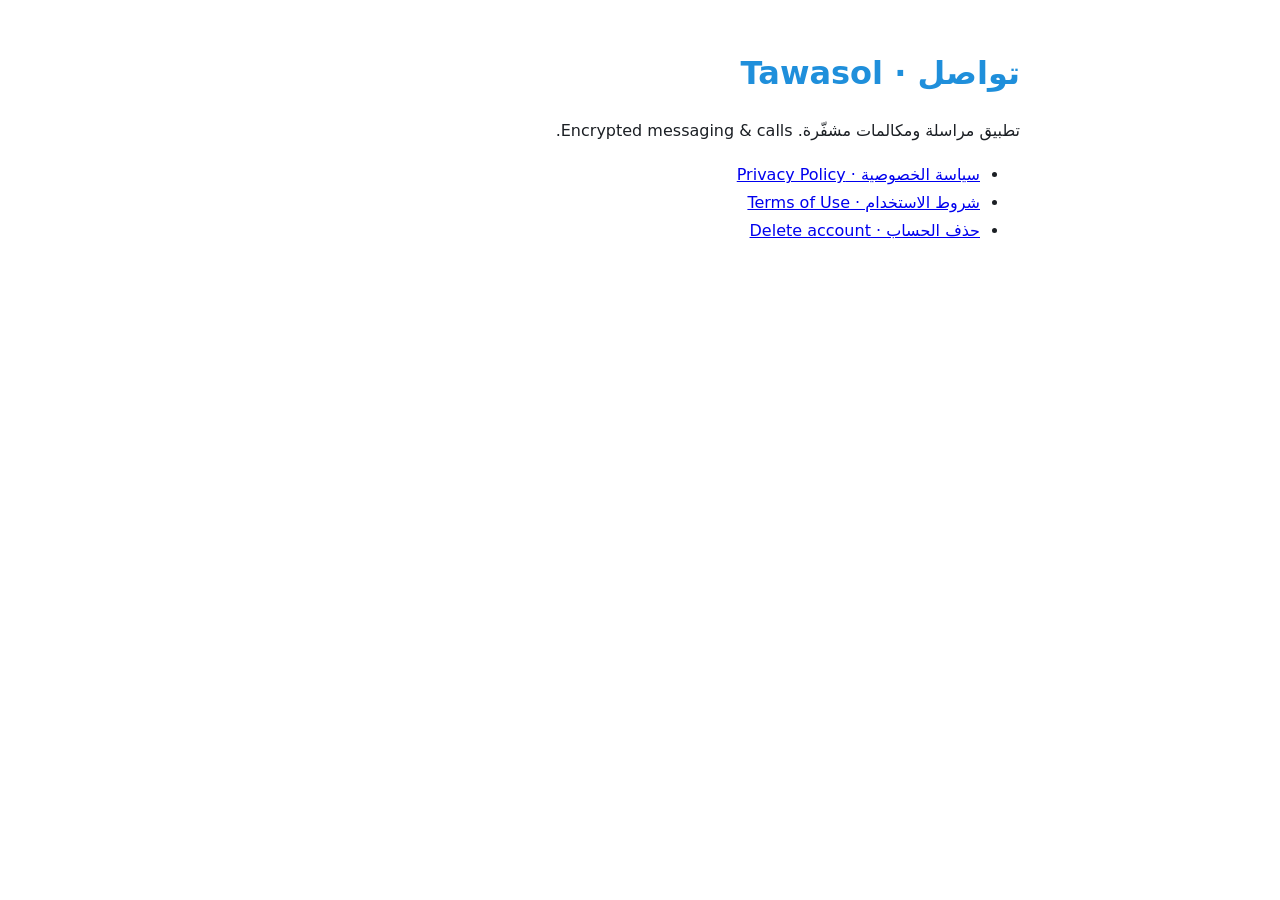
<file: index.html>
<!DOCTYPE html><html lang="ar" dir="rtl"><head><meta charset="utf-8"><meta name="viewport" content="width=device-width,initial-scale=1"><title>تواصل — Tawasol</title><link rel="stylesheet" href="style.css"></head>
<body><h1>تواصل · Tawasol</h1><p>تطبيق مراسلة ومكالمات مشفّرة. Encrypted messaging &amp; calls.</p>
<ul><li><a href="privacy.html">سياسة الخصوصية · Privacy Policy</a></li><li><a href="terms.html">شروط الاستخدام · Terms of Use</a></li>
<li><a href="privacy.html#delete">حذف الحساب · Delete account</a></li></ul></body></html>
</file>
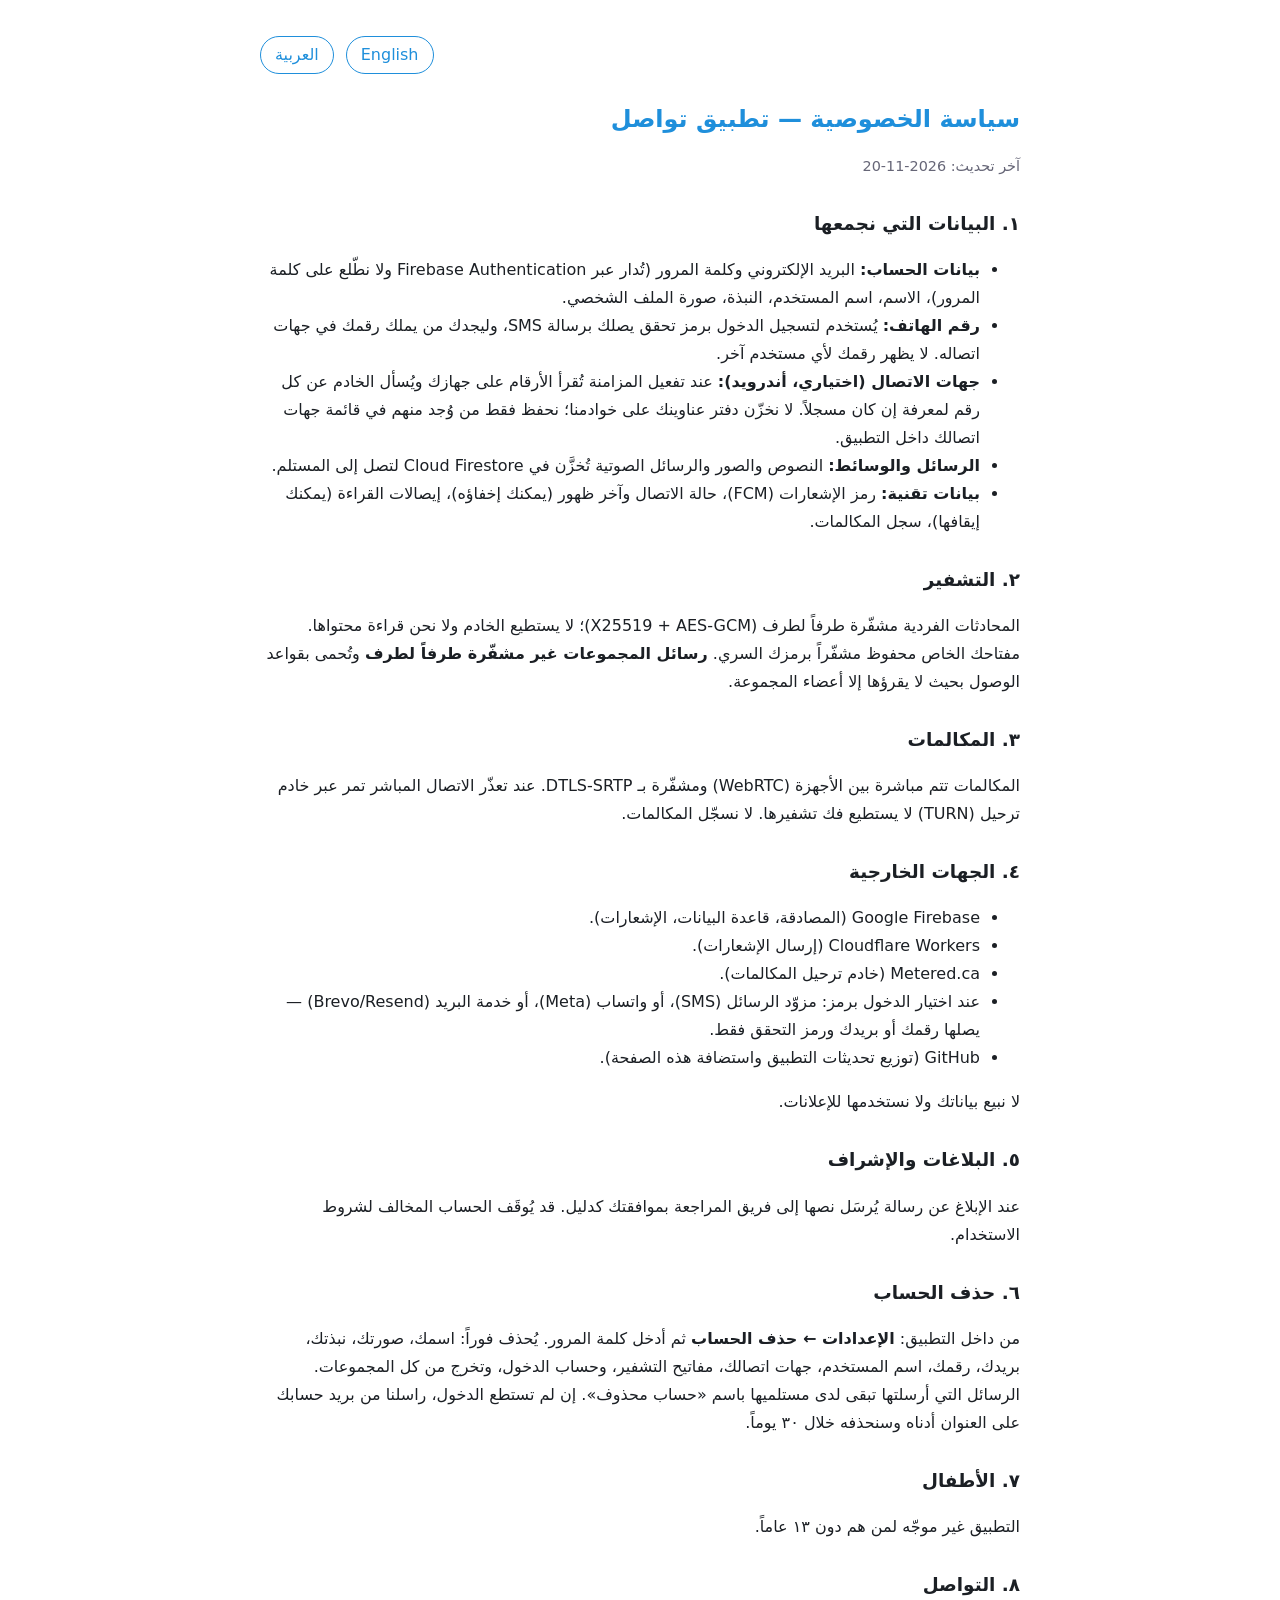
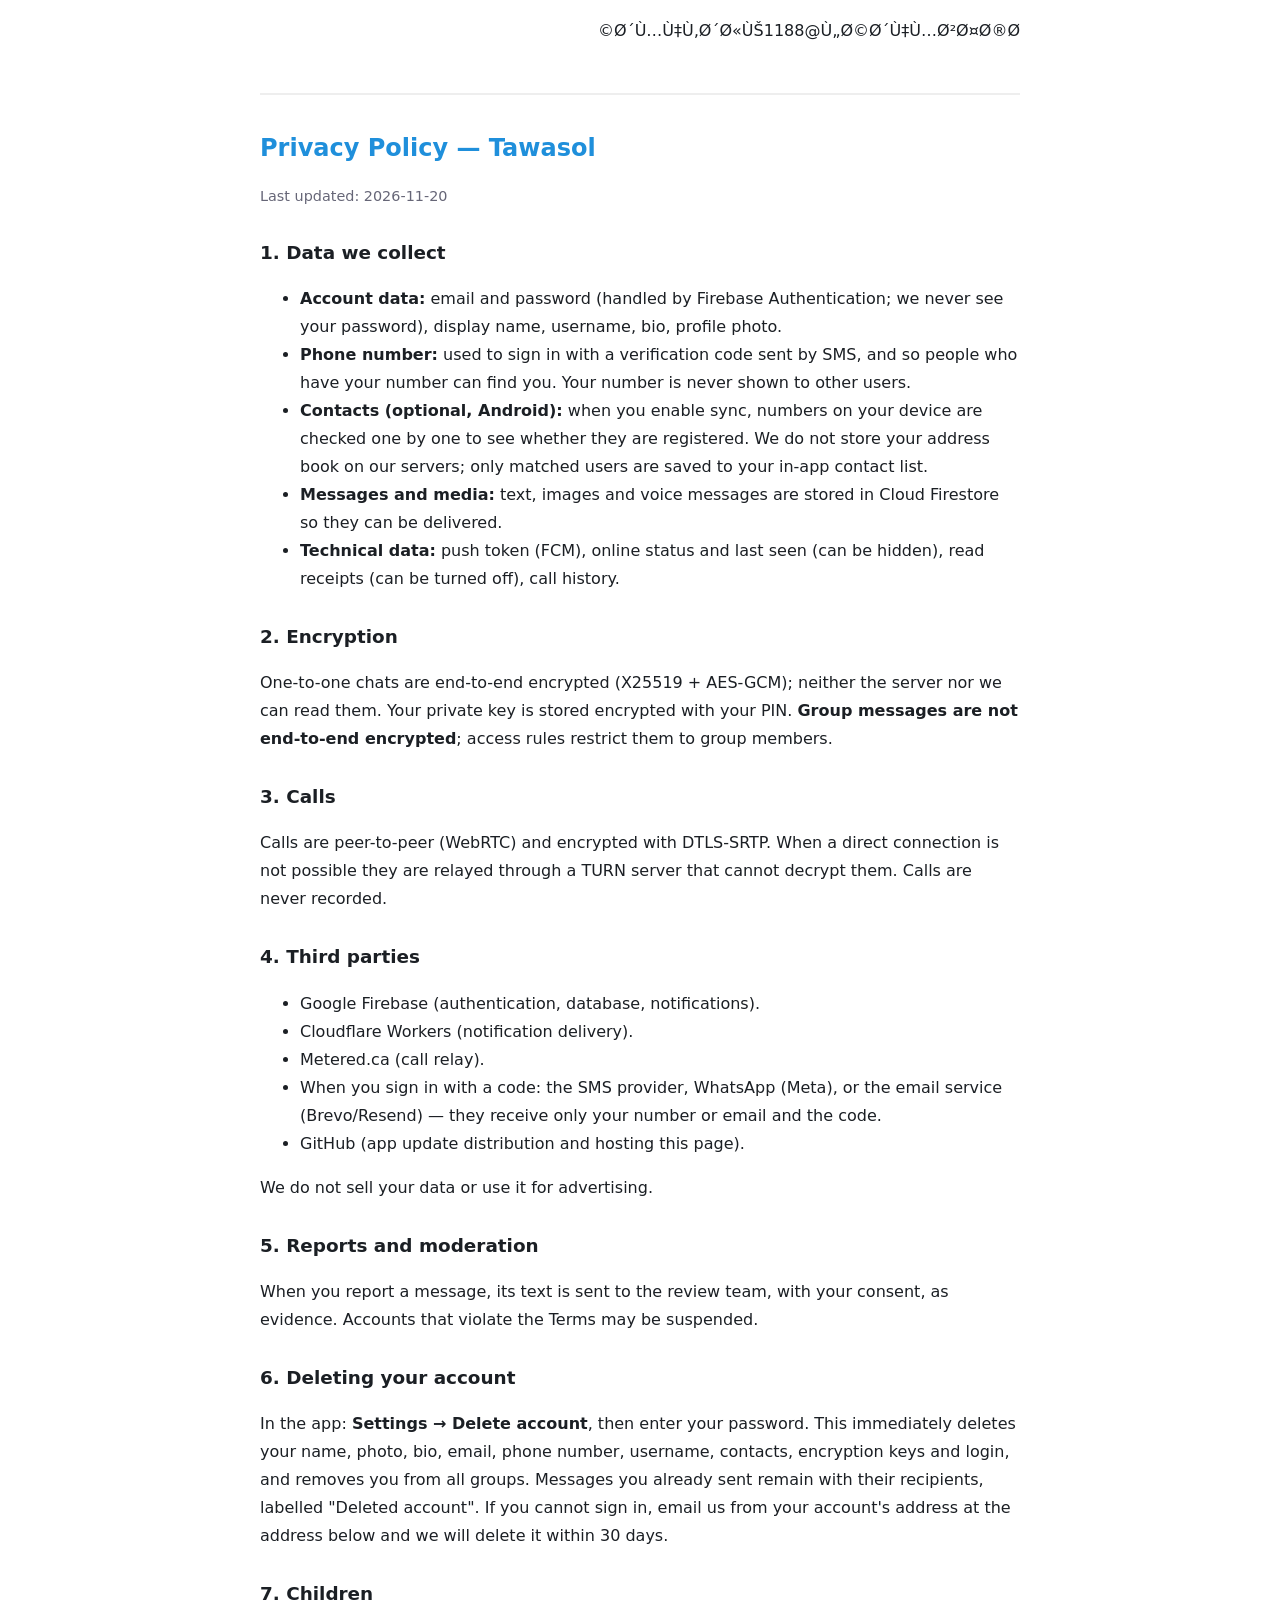
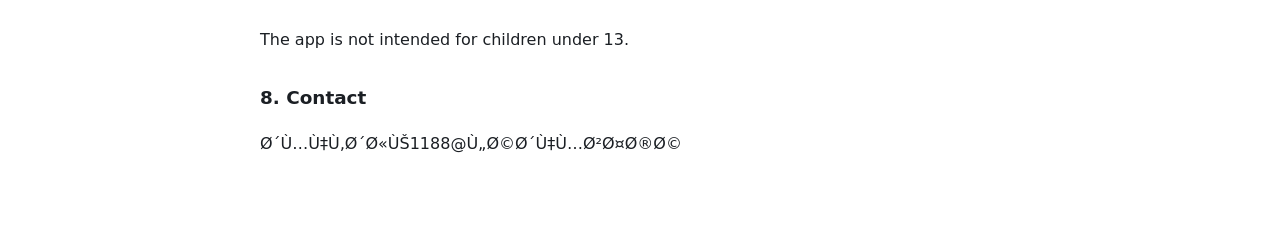
<file: privacy.html>
<!DOCTYPE html>
<html lang="ar"><head><meta charset="utf-8"><meta name="viewport" content="width=device-width,initial-scale=1">
<title>سياسة الخصوصية — تواصل | Privacy Policy — Tawasol</title><link rel="stylesheet" href="style.css"></head>
<body>
<div class="lang"><a href="#ar">العربية</a><a href="#en">English</a></div>

<section id="ar" dir="rtl">
<h1>سياسة الخصوصية — تطبيق تواصل</h1>
<p class="muted">آخر تحديث: 2026-11-20</p>

<h2>١. البيانات التي نجمعها</h2>
<ul>
<li><b>بيانات الحساب:</b> البريد الإلكتروني وكلمة المرور (تُدار عبر Firebase Authentication ولا نطّلع على كلمة المرور)، الاسم، اسم المستخدم، النبذة، صورة الملف الشخصي.</li>
<li><b>رقم الهاتف:</b> يُستخدم لتسجيل الدخول برمز تحقق يصلك برسالة SMS، وليجدك من يملك رقمك في جهات اتصاله. لا يظهر رقمك لأي مستخدم آخر.</li>
<li><b>جهات الاتصال (اختياري، أندرويد):</b> عند تفعيل المزامنة تُقرأ الأرقام على جهازك ويُسأل الخادم عن كل رقم لمعرفة إن كان مسجلاً. لا نخزّن دفتر عناوينك على خوادمنا؛ نحفظ فقط من وُجد منهم في قائمة جهات اتصالك داخل التطبيق.</li>
<li><b>الرسائل والوسائط:</b> النصوص والصور والرسائل الصوتية تُخزَّن في Cloud Firestore لتصل إلى المستلم.</li>
<li><b>بيانات تقنية:</b> رمز الإشعارات (FCM)، حالة الاتصال وآخر ظهور (يمكنك إخفاؤه)، إيصالات القراءة (يمكنك إيقافها)، سجل المكالمات.</li>
</ul>

<h2>٢. التشفير</h2>
<p>المحادثات الفردية مشفّرة طرفاً لطرف (X25519 + AES-GCM)؛ لا يستطيع الخادم ولا نحن قراءة محتواها. مفتاحك الخاص محفوظ مشفّراً برمزك السري. <b>رسائل المجموعات غير مشفّرة طرفاً لطرف</b> وتُحمى بقواعد الوصول بحيث لا يقرؤها إلا أعضاء المجموعة.</p>

<h2>٣. المكالمات</h2>
<p>المكالمات تتم مباشرة بين الأجهزة (WebRTC) ومشفّرة بـ DTLS-SRTP. عند تعذّر الاتصال المباشر تمر عبر خادم ترحيل (TURN) لا يستطيع فك تشفيرها. لا نسجّل المكالمات.</p>

<h2>٤. الجهات الخارجية</h2>
<ul>
<li>Google Firebase (المصادقة، قاعدة البيانات، الإشعارات).</li>
<li>Cloudflare Workers (إرسال الإشعارات).</li>
<li>Metered.ca (خادم ترحيل المكالمات).</li>
<li>عند اختيار الدخول برمز: مزوّد الرسائل (SMS)، أو واتساب (Meta)، أو خدمة البريد (Brevo/Resend) — يصلها رقمك أو بريدك ورمز التحقق فقط.</li>
<li>GitHub (توزيع تحديثات التطبيق واستضافة هذه الصفحة).</li>
</ul>
<p>لا نبيع بياناتك ولا نستخدمها للإعلانات.</p>

<h2>٥. البلاغات والإشراف</h2>
<p>عند الإبلاغ عن رسالة يُرسَل نصها إلى فريق المراجعة بموافقتك كدليل. قد يُوقَف الحساب المخالف لشروط الاستخدام.</p>

<h2 id="delete">٦. حذف الحساب</h2>
<p>من داخل التطبيق: <b>الإعدادات ← حذف الحساب</b> ثم أدخل كلمة المرور. يُحذف فوراً: اسمك، صورتك، نبذتك، بريدك، رقمك، اسم المستخدم، جهات اتصالك، مفاتيح التشفير، وحساب الدخول، وتخرج من كل المجموعات. الرسائل التي أرسلتها تبقى لدى مستلميها باسم «حساب محذوف». إن لم تستطع الدخول، راسلنا من بريد حسابك على العنوان أدناه وسنحذفه خلال ٣٠ يوماً.</p>

<h2>٧. الأطفال</h2>
<p>التطبيق غير موجّه لمن هم دون ١٣ عاماً.</p>

<h2>٨. التواصل</h2>
<p>Ø´Ù…Ù‡Ù‚Ø´Ø«ÙŠ1188@Ù„Ø©Ø´Ù‡Ù…Ø²Ø¤Ø®Ø©</p>
</section>

<section id="en" dir="ltr">
<h1>Privacy Policy — Tawasol</h1>
<p class="muted">Last updated: 2026-11-20</p>

<h2>1. Data we collect</h2>
<ul>
<li><b>Account data:</b> email and password (handled by Firebase Authentication; we never see your password), display name, username, bio, profile photo.</li>
<li><b>Phone number:</b> used to sign in with a verification code sent by SMS, and so people who have your number can find you. Your number is never shown to other users.</li>
<li><b>Contacts (optional, Android):</b> when you enable sync, numbers on your device are checked one by one to see whether they are registered. We do not store your address book on our servers; only matched users are saved to your in-app contact list.</li>
<li><b>Messages and media:</b> text, images and voice messages are stored in Cloud Firestore so they can be delivered.</li>
<li><b>Technical data:</b> push token (FCM), online status and last seen (can be hidden), read receipts (can be turned off), call history.</li>
</ul>

<h2>2. Encryption</h2>
<p>One-to-one chats are end-to-end encrypted (X25519 + AES-GCM); neither the server nor we can read them. Your private key is stored encrypted with your PIN. <b>Group messages are not end-to-end encrypted</b>; access rules restrict them to group members.</p>

<h2>3. Calls</h2>
<p>Calls are peer-to-peer (WebRTC) and encrypted with DTLS-SRTP. When a direct connection is not possible they are relayed through a TURN server that cannot decrypt them. Calls are never recorded.</p>

<h2>4. Third parties</h2>
<ul>
<li>Google Firebase (authentication, database, notifications).</li>
<li>Cloudflare Workers (notification delivery).</li>
<li>Metered.ca (call relay).</li>
<li>When you sign in with a code: the SMS provider, WhatsApp (Meta), or the email service (Brevo/Resend) — they receive only your number or email and the code.</li>
<li>GitHub (app update distribution and hosting this page).</li>
</ul>
<p>We do not sell your data or use it for advertising.</p>

<h2>5. Reports and moderation</h2>
<p>When you report a message, its text is sent to the review team, with your consent, as evidence. Accounts that violate the Terms may be suspended.</p>

<h2 id="delete-en">6. Deleting your account</h2>
<p>In the app: <b>Settings → Delete account</b>, then enter your password. This immediately deletes your name, photo, bio, email, phone number, username, contacts, encryption keys and login, and removes you from all groups. Messages you already sent remain with their recipients, labelled "Deleted account". If you cannot sign in, email us from your account's address at the address below and we will delete it within 30 days.</p>

<h2>7. Children</h2>
<p>The app is not intended for children under 13.</p>

<h2>8. Contact</h2>
<p>Ø´Ù…Ù‡Ù‚Ø´Ø«ÙŠ1188@Ù„Ø©Ø´Ù‡Ù…Ø²Ø¤Ø®Ø©</p>
</section>
</body></html>
</file>
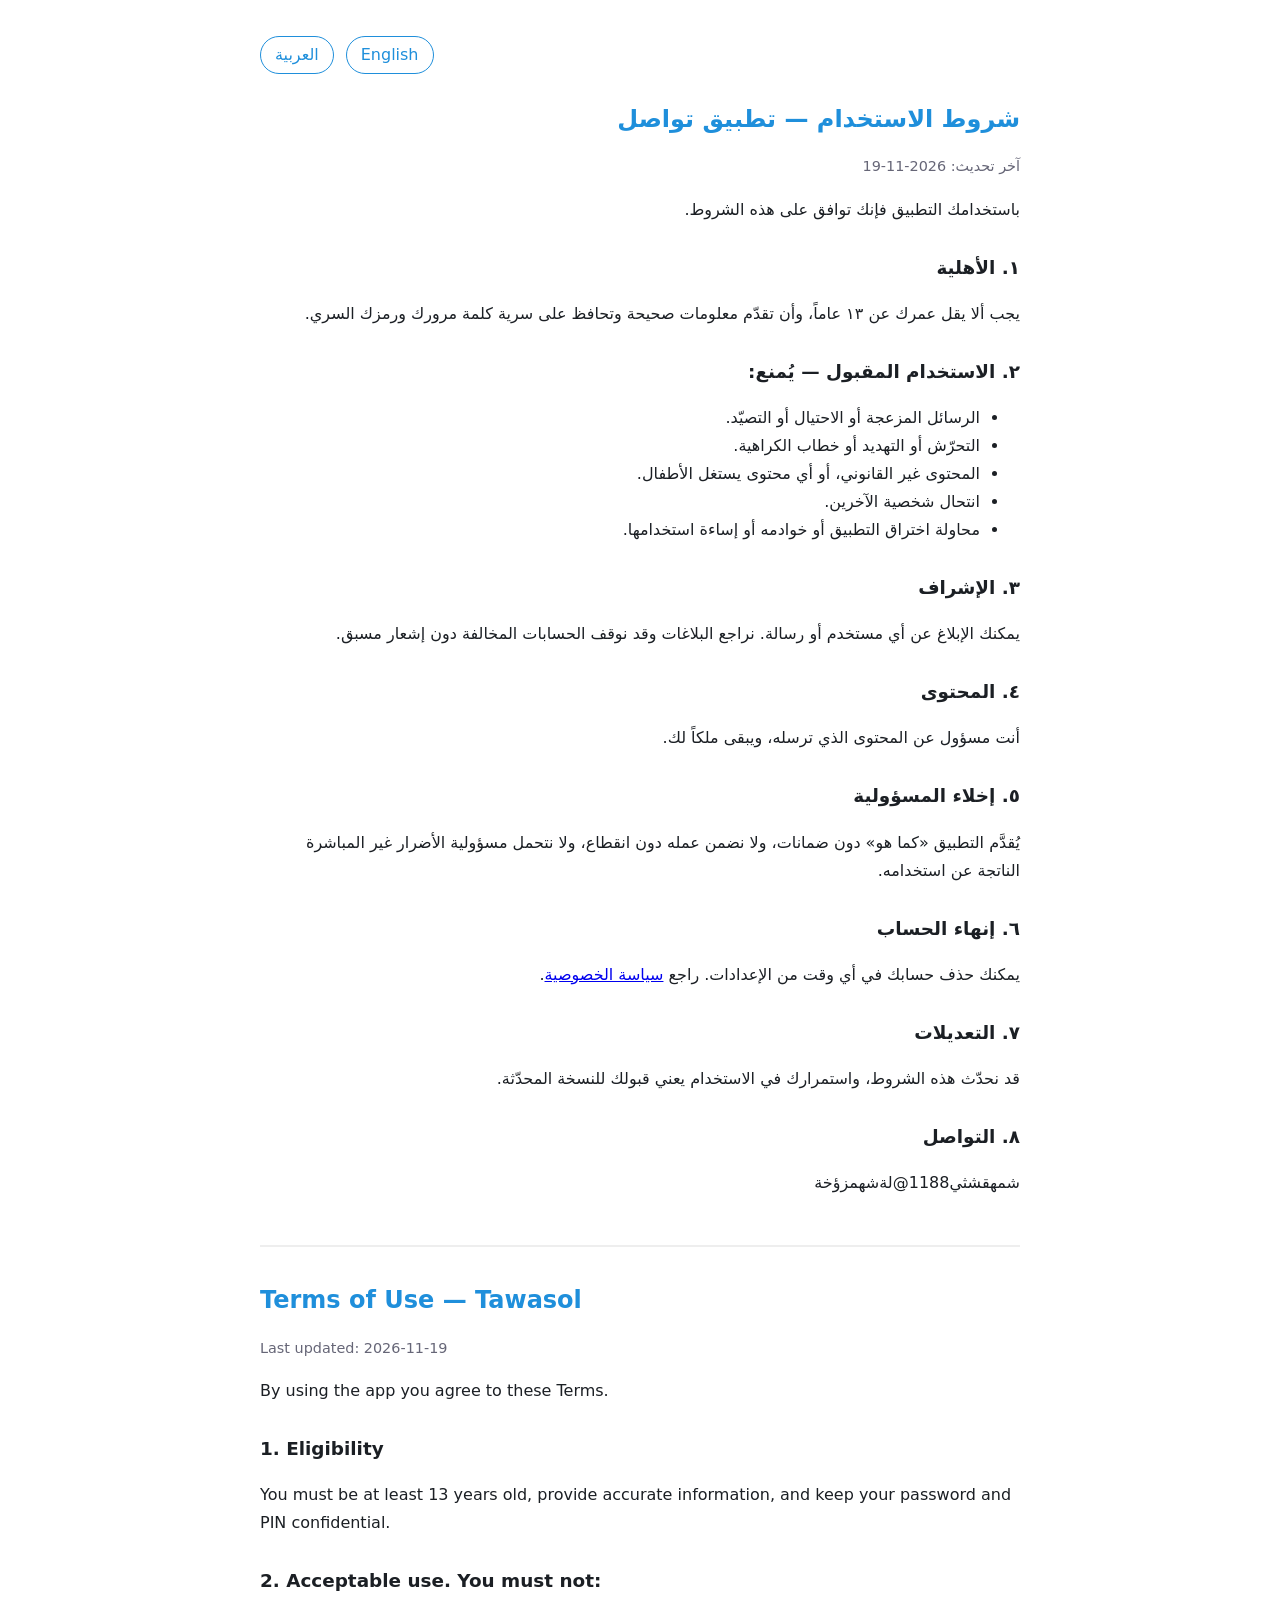
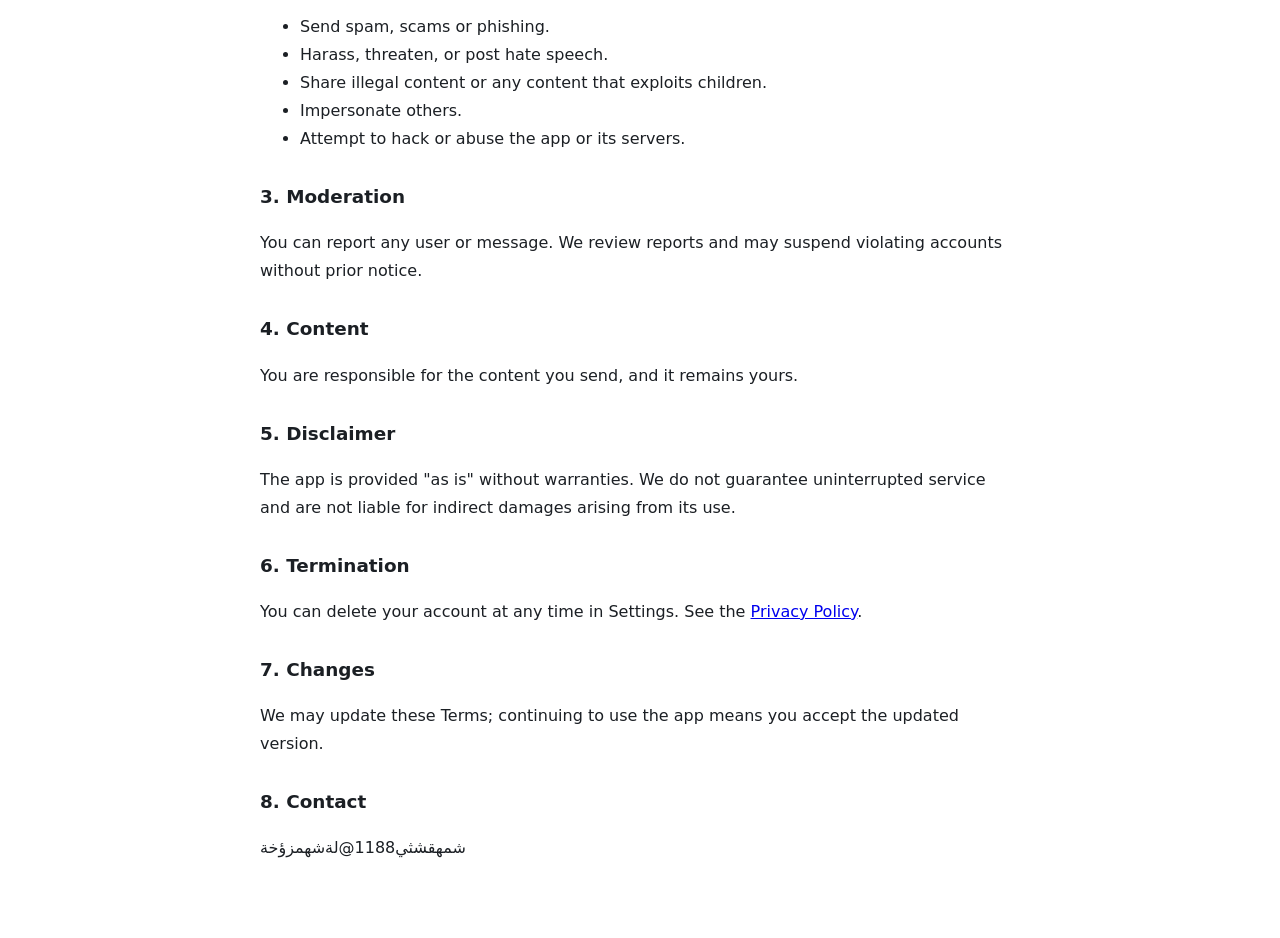
<file: terms.html>
<!DOCTYPE html>
<html lang="ar"><head><meta charset="utf-8"><meta name="viewport" content="width=device-width,initial-scale=1">
<title>شروط الاستخدام — تواصل | Terms of Use — Tawasol</title><link rel="stylesheet" href="style.css"></head>
<body>
<div class="lang"><a href="#ar">العربية</a><a href="#en">English</a></div>

<section id="ar" dir="rtl">
<h1>شروط الاستخدام — تطبيق تواصل</h1>
<p class="muted">آخر تحديث: 2026-11-19</p>
<p>باستخدامك التطبيق فإنك توافق على هذه الشروط.</p>
<h2>١. الأهلية</h2>
<p>يجب ألا يقل عمرك عن ١٣ عاماً، وأن تقدّم معلومات صحيحة وتحافظ على سرية كلمة مرورك ورمزك السري.</p>
<h2>٢. الاستخدام المقبول — يُمنع:</h2>
<ul>
<li>الرسائل المزعجة أو الاحتيال أو التصيّد.</li>
<li>التحرّش أو التهديد أو خطاب الكراهية.</li>
<li>المحتوى غير القانوني، أو أي محتوى يستغل الأطفال.</li>
<li>انتحال شخصية الآخرين.</li>
<li>محاولة اختراق التطبيق أو خوادمه أو إساءة استخدامها.</li>
</ul>
<h2>٣. الإشراف</h2>
<p>يمكنك الإبلاغ عن أي مستخدم أو رسالة. نراجع البلاغات وقد نوقف الحسابات المخالفة دون إشعار مسبق.</p>
<h2>٤. المحتوى</h2>
<p>أنت مسؤول عن المحتوى الذي ترسله، ويبقى ملكاً لك.</p>
<h2>٥. إخلاء المسؤولية</h2>
<p>يُقدَّم التطبيق «كما هو» دون ضمانات، ولا نضمن عمله دون انقطاع، ولا نتحمل مسؤولية الأضرار غير المباشرة الناتجة عن استخدامه.</p>
<h2>٦. إنهاء الحساب</h2>
<p>يمكنك حذف حسابك في أي وقت من الإعدادات. راجع <a href="privacy.html#delete">سياسة الخصوصية</a>.</p>
<h2>٧. التعديلات</h2>
<p>قد نحدّث هذه الشروط، واستمرارك في الاستخدام يعني قبولك للنسخة المحدّثة.</p>
<h2>٨. التواصل</h2>
<p>شمهقشثي1188@لةشهمزؤخة</p>
</section>

<section id="en" dir="ltr">
<h1>Terms of Use — Tawasol</h1>
<p class="muted">Last updated: 2026-11-19</p>
<p>By using the app you agree to these Terms.</p>
<h2>1. Eligibility</h2>
<p>You must be at least 13 years old, provide accurate information, and keep your password and PIN confidential.</p>
<h2>2. Acceptable use. You must not:</h2>
<ul>
<li>Send spam, scams or phishing.</li>
<li>Harass, threaten, or post hate speech.</li>
<li>Share illegal content or any content that exploits children.</li>
<li>Impersonate others.</li>
<li>Attempt to hack or abuse the app or its servers.</li>
</ul>
<h2>3. Moderation</h2>
<p>You can report any user or message. We review reports and may suspend violating accounts without prior notice.</p>
<h2>4. Content</h2>
<p>You are responsible for the content you send, and it remains yours.</p>
<h2>5. Disclaimer</h2>
<p>The app is provided "as is" without warranties. We do not guarantee uninterrupted service and are not liable for indirect damages arising from its use.</p>
<h2>6. Termination</h2>
<p>You can delete your account at any time in Settings. See the <a href="privacy.html#delete-en">Privacy Policy</a>.</p>
<h2>7. Changes</h2>
<p>We may update these Terms; continuing to use the app means you accept the updated version.</p>
<h2>8. Contact</h2>
<p>شمهقشثي1188@لةشهمزؤخة</p>
</section>
</body></html>
</file>
<file: style.css>
body{font-family:system-ui,-apple-system,"Segoe UI",Tahoma,sans-serif;max-width:760px;margin:0 auto;padding:24px 18px 60px;line-height:1.75;color:#1b1f24;background:#fff}
h1{color:#1F8FDB;margin-bottom:4px}h2{margin-top:28px;font-size:1.15em}
.muted{color:#667;font-size:.9em}.lang{display:flex;gap:12px;margin:12px 0 24px}
.lang a{color:#1F8FDB;text-decoration:none;border:1px solid #1F8FDB;border-radius:20px;padding:4px 14px}
section[dir=ltr]{border-top:2px solid #eee;margin-top:48px;padding-top:12px}
@media(prefers-color-scheme:dark){body{background:#17212b;color:#e6e9ee}.muted{color:#9aa}}
</file>
